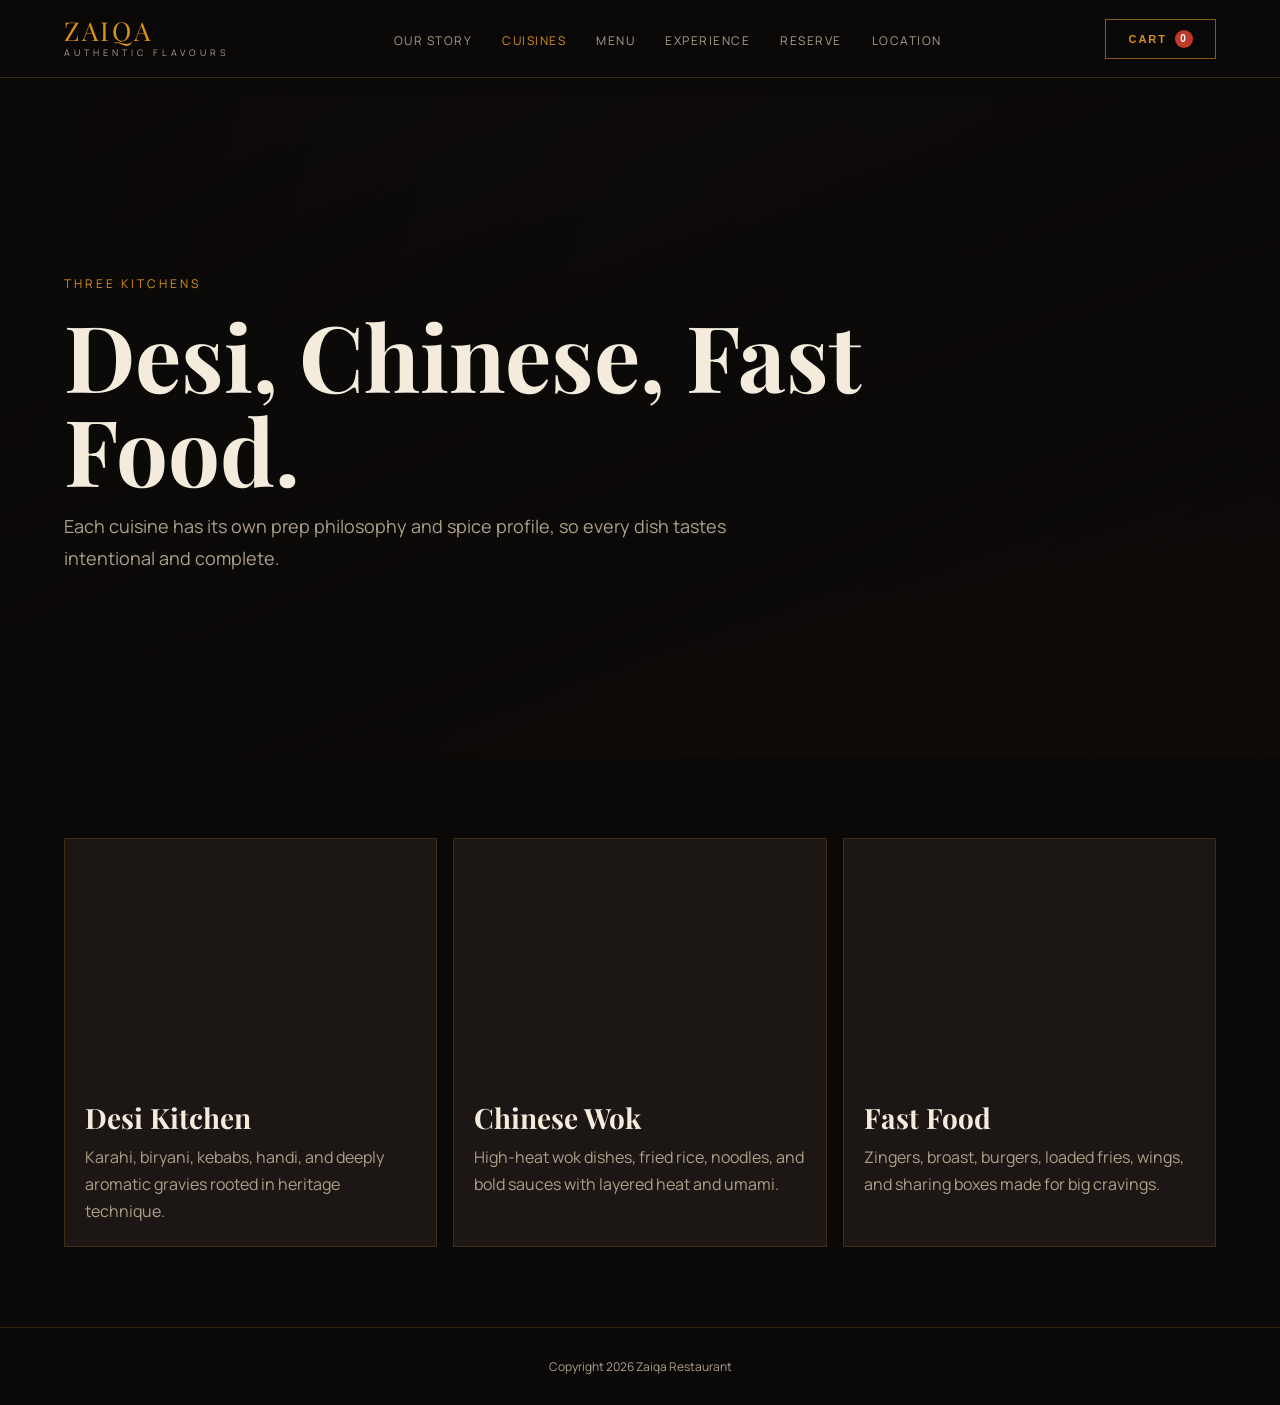
<file: cuisines.html>
<!DOCTYPE html>
<html lang="en">
<head>
<meta charset="UTF-8">
<meta name="viewport" content="width=device-width, initial-scale=1.0">
<title>Cuisines - Zaiqa</title>
<link rel="stylesheet" href="theme.css">
</head>
<body>
<nav id="mainNav">
  <a class="nav-logo-wrap" href="index.html">
    <div class="nav-logo">ZAIQA</div>
    <div class="nav-logo-sub">Authentic Flavours</div>
  </a>
  <button class="nav-toggle" id="navToggle" aria-label="Toggle navigation" aria-expanded="false">☰</button>
  <ul class="nav-links">
    <li><a href="our-story.html">Our Story</a></li>
    <li><a class="active" href="cuisines.html">Cuisines</a></li>
    <li><a href="menu.html">Menu</a></li>
    <li><a href="experience.html">Experience</a></li>
    <li><a href="reserve.html">Reserve</a></li>
    <li><a href="location.html">Location</a></li>
  </ul>
  <div class="nav-right">
    <button class="nav-cart" onclick="goToHomeCart()">
      Cart <span class="cart-count" id="cartCount">0</span>
    </button>
  </div>
</nav>
<main>
  <section class="page-hero">
    <div class="parallax-bg" style="background-image:url('https://images.unsplash.com/photo-1541544741938-0af808871cc0?auto=format&fit=crop&w=1800&q=80')"></div>
    <div class="parallax-layer"></div>
    <div class="hero-inner reveal">
      <div class="eyebrow">Three Kitchens</div>
      <h1>Desi, Chinese, Fast Food.</h1>
      <p class="hero-copy">Each cuisine has its own prep philosophy and spice profile, so every dish tastes intentional and complete.</p>
    </div>
  </section>

  <section class="section">
    <div class="wrap grid-3">
      <article class="card reveal"><div class="card-media" style="background-image:url('https://images.unsplash.com/photo-1589301760014-d929f3979dbc?auto=format&fit=crop&w=1000&q=80')"></div><div class="card-body"><h3>Desi Kitchen</h3><p>Karahi, biryani, kebabs, handi, and deeply aromatic gravies rooted in heritage technique.</p></div></article>
      <article class="card reveal"><div class="card-media" style="background-image:url('https://images.unsplash.com/photo-1569718212165-3a8278d5f624?auto=format&fit=crop&w=1000&q=80')"></div><div class="card-body"><h3>Chinese Wok</h3><p>High-heat wok dishes, fried rice, noodles, and bold sauces with layered heat and umami.</p></div></article>
      <article class="card reveal"><div class="card-media" style="background-image:url('https://images.unsplash.com/photo-1550547660-d9450f859349?auto=format&fit=crop&w=1000&q=80')"></div><div class="card-body"><h3>Fast Food</h3><p>Zingers, broast, burgers, loaded fries, wings, and sharing boxes made for big cravings.</p></div></article>
    </div>
  </section>
</main>
<footer>Copyright 2026 Zaiqa Restaurant</footer>
<script src="theme.js"></script>
</body>
</html>
</file>
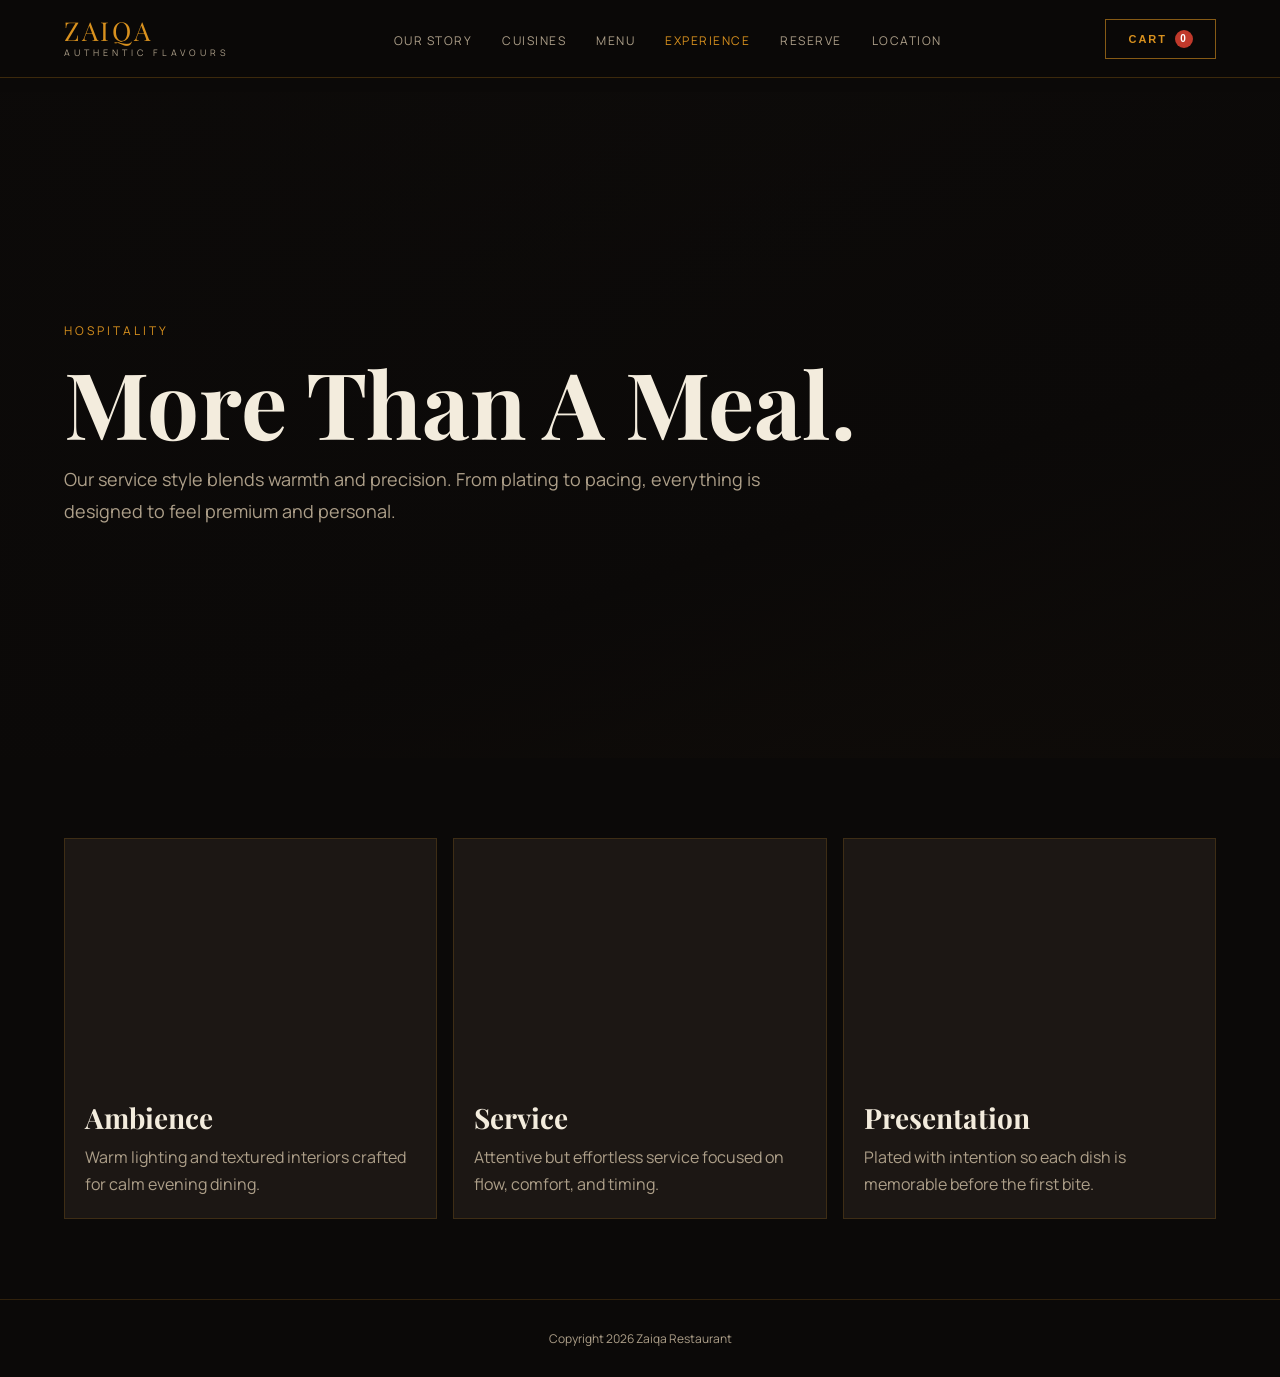
<file: experience.html>
<!DOCTYPE html>
<html lang="en">
<head>
<meta charset="UTF-8">
<meta name="viewport" content="width=device-width, initial-scale=1.0">
<title>Experience - Zaiqa</title>
<link rel="stylesheet" href="theme.css">
</head>
<body>
<nav id="mainNav">
  <a class="nav-logo-wrap" href="index.html">
    <div class="nav-logo">ZAIQA</div>
    <div class="nav-logo-sub">Authentic Flavours</div>
  </a>
  <button class="nav-toggle" id="navToggle" aria-label="Toggle navigation" aria-expanded="false">☰</button>
  <ul class="nav-links">
    <li><a href="our-story.html">Our Story</a></li>
    <li><a href="cuisines.html">Cuisines</a></li>
    <li><a href="menu.html">Menu</a></li>
    <li><a class="active" href="experience.html">Experience</a></li>
    <li><a href="reserve.html">Reserve</a></li>
    <li><a href="location.html">Location</a></li>
  </ul>
  <div class="nav-right">
    <button class="nav-cart" onclick="goToHomeCart()">
      Cart <span class="cart-count" id="cartCount">0</span>
    </button>
  </div>
</nav>
<main>
  <section class="page-hero">
    <div class="parallax-bg" style="background-image:url('https://images.unsplash.com/photo-1550966871-3ed3cdb5ed0c?auto=format&fit=crop&w=1800&q=80')"></div>
    <div class="parallax-layer"></div>
    <div class="hero-inner reveal">
      <div class="eyebrow">Hospitality</div>
      <h1>More Than A Meal.</h1>
      <p class="hero-copy">Our service style blends warmth and precision. From plating to pacing, everything is designed to feel premium and personal.</p>
    </div>
  </section>

  <section class="section">
    <div class="wrap grid-3">
      <article class="card reveal"><div class="card-media" style="background-image:url('https://images.unsplash.com/photo-1528605248644-14dd04022da1?auto=format&fit=crop&w=1000&q=80')"></div><div class="card-body"><h3>Ambience</h3><p>Warm lighting and textured interiors crafted for calm evening dining.</p></div></article>
      <article class="card reveal"><div class="card-media" style="background-image:url('https://images.unsplash.com/photo-1559339352-11d035aa65de?auto=format&fit=crop&w=1000&q=80')"></div><div class="card-body"><h3>Service</h3><p>Attentive but effortless service focused on flow, comfort, and timing.</p></div></article>
      <article class="card reveal"><div class="card-media" style="background-image:url('https://images.unsplash.com/photo-1555244162-803834f70033?auto=format&fit=crop&w=1000&q=80')"></div><div class="card-body"><h3>Presentation</h3><p>Plated with intention so each dish is memorable before the first bite.</p></div></article>
    </div>
  </section>
</main>
<footer>Copyright 2026 Zaiqa Restaurant</footer>
<script src="theme.js"></script>
</body>
</html>
</file>
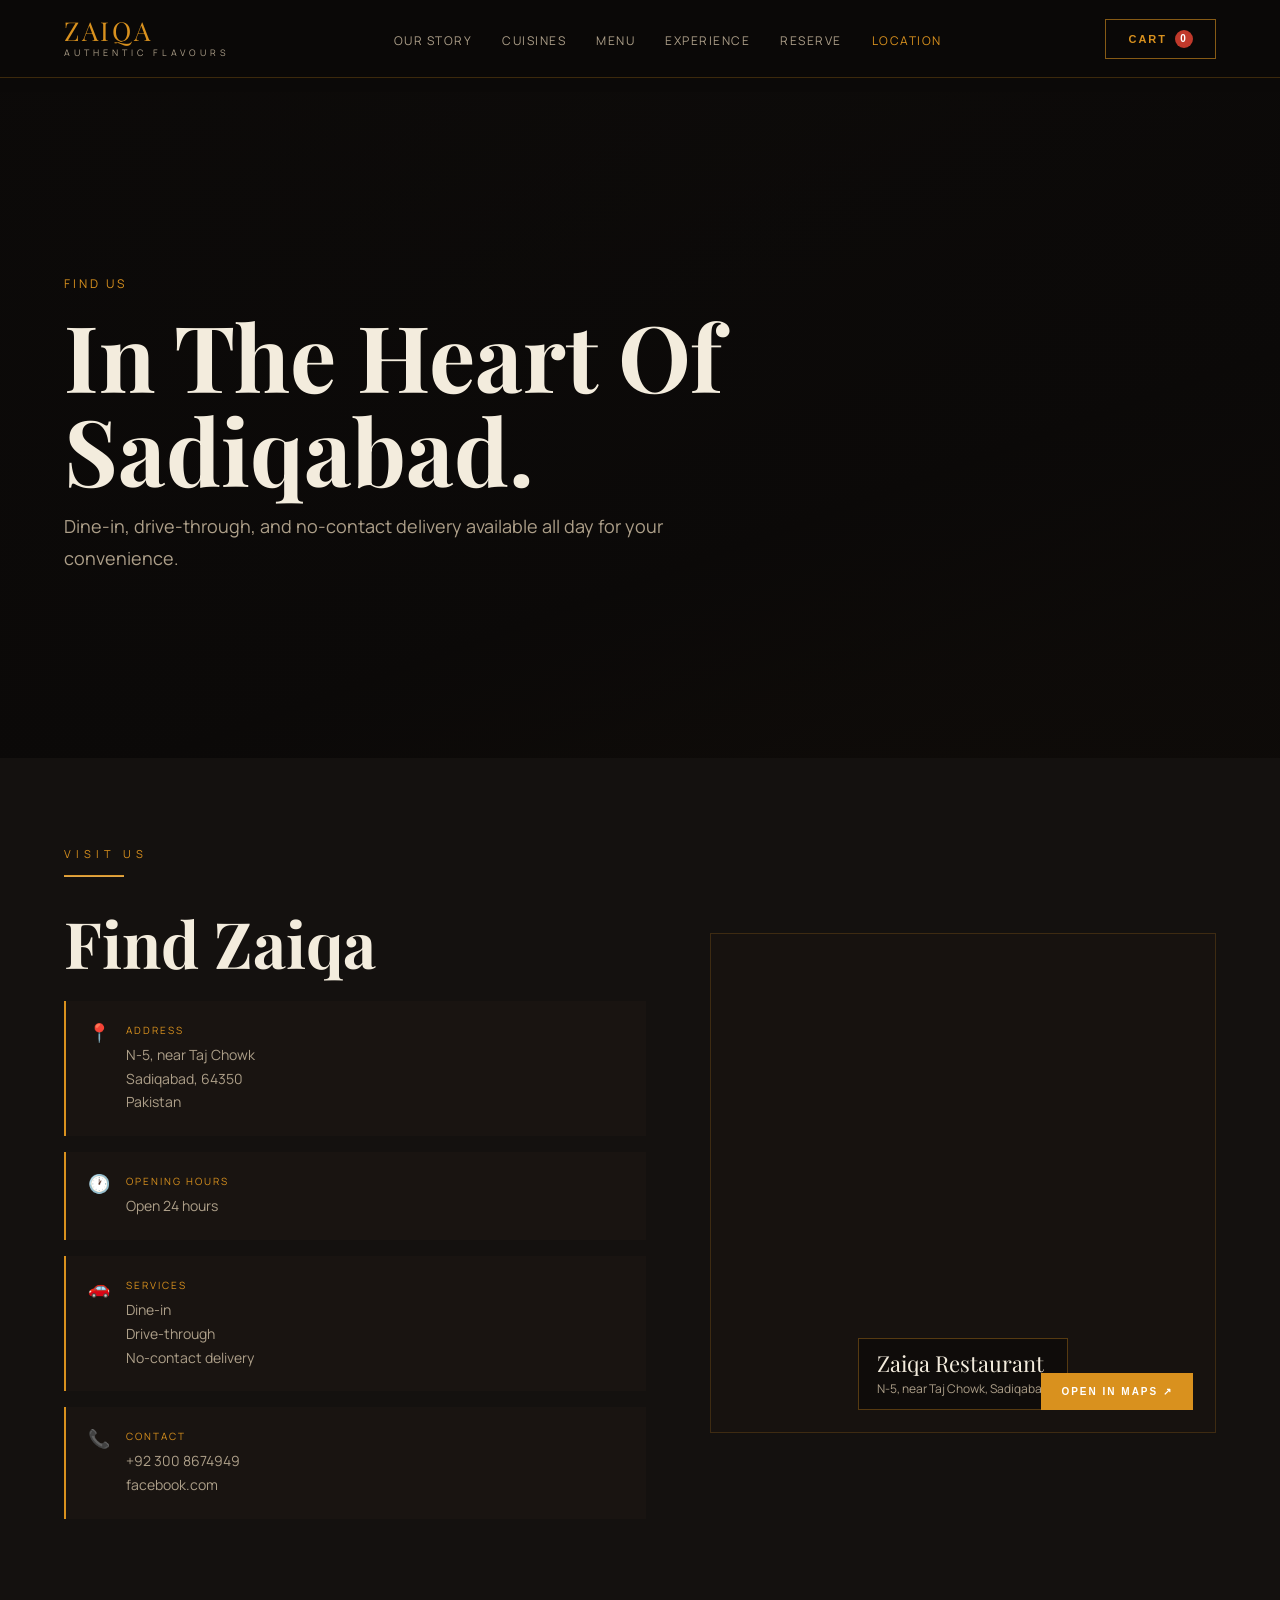
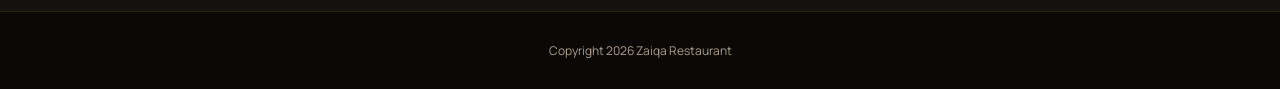
<file: location.html>
<!DOCTYPE html>
<html lang="en">
<head>
<meta charset="UTF-8">
<meta name="viewport" content="width=device-width, initial-scale=1.0">
<title>Location - Zaiqa</title>
<link rel="stylesheet" href="theme.css">
</head>
<body>
<nav id="mainNav">
  <a class="nav-logo-wrap" href="index.html">
    <div class="nav-logo">ZAIQA</div>
    <div class="nav-logo-sub">Authentic Flavours</div>
  </a>
  <button class="nav-toggle" id="navToggle" aria-label="Toggle navigation" aria-expanded="false">☰</button>
  <ul class="nav-links">
    <li><a href="our-story.html">Our Story</a></li>
    <li><a href="cuisines.html">Cuisines</a></li>
    <li><a href="menu.html">Menu</a></li>
    <li><a href="experience.html">Experience</a></li>
    <li><a href="reserve.html">Reserve</a></li>
    <li><a class="active" href="location.html">Location</a></li>
  </ul>
  <div class="nav-right">
    <button class="nav-cart" onclick="goToHomeCart()">
      Cart <span class="cart-count" id="cartCount">0</span>
    </button>
  </div>
</nav>
<main>
  <section class="page-hero">
    <div class="parallax-bg" style="background-image:url('https://images.unsplash.com/photo-1473091534298-04dcbce3278c?auto=format&fit=crop&w=1800&q=80')"></div>
    <div class="parallax-layer"></div>
    <div class="hero-inner reveal">
      <div class="eyebrow">Find Us</div>
      <h1>In The Heart Of Sadiqabad.</h1>
      <p class="hero-copy">Dine-in, drive-through, and no-contact delivery available all day for your convenience.</p>
    </div>
  </section>

  <section class="location-page">
    <div class="loc-inner">
      <div>
        <p class="section-eyebrow reveal">Visit Us</p>
        <div class="section-divider reveal"></div>
        <h1 class="loc-title reveal" style="transition-delay:.1s">Find Zaiqa</h1>
        <div class="loc-details reveal" style="transition-delay:.2s">
          <div class="ld-block">
            <span class="ld-icon">📍</span>
            <div>
              <div class="ld-title">Address</div>
              <div class="ld-text">N-5, near Taj Chowk<br>Sadiqabad, 64350<br>Pakistan</div>
            </div>
          </div>
          <div class="ld-block">
            <span class="ld-icon">🕐</span>
            <div>
              <div class="ld-title">Opening Hours</div>
              <div class="ld-text">Open 24 hours</div>
            </div>
          </div>
          <div class="ld-block">
            <span class="ld-icon">🚗</span>
            <div>
              <div class="ld-title">Services</div>
              <div class="ld-text">Dine-in<br>Drive-through<br>No-contact delivery</div>
            </div>
          </div>
          <div class="ld-block">
            <span class="ld-icon">📞</span>
            <div>
              <div class="ld-title">Contact</div>
              <div class="ld-text">+92 300 8674949<br>facebook.com</div>
            </div>
          </div>
        </div>
      </div>

      <div class="map-box reveal-scale">
        <iframe
          class="map-embed"
          title="Zaiqa Restaurant SDK Map"
          loading="lazy"
          referrerpolicy="no-referrer-when-downgrade"
          src="https://www.google.com/maps?q=Zaiqa+Restaurant+SDK,+N-5+near+Taj+Chowk,+Sadiqabad,+64350,+Pakistan&output=embed">
        </iframe>
        <div class="map-label">
          <div class="map-label-text">
            <div class="map-label-name">Zaiqa Restaurant</div>
            <div class="map-label-addr">N-5, near Taj Chowk, Sadiqabad</div>
          </div>
        </div>
        <button class="btn-map-open" onclick="window.open('https://maps.google.com/?q=Zaiqa+Restaurant+SDK,+N-5+near+Taj+Chowk,+Sadiqabad,+64350,+Pakistan','_blank')">Open in Maps ↗</button>
      </div>
    </div>
  </section>
</main>
<footer>Copyright 2026 Zaiqa Restaurant</footer>
<script src="theme.js"></script>
</body>
</html>
</file>
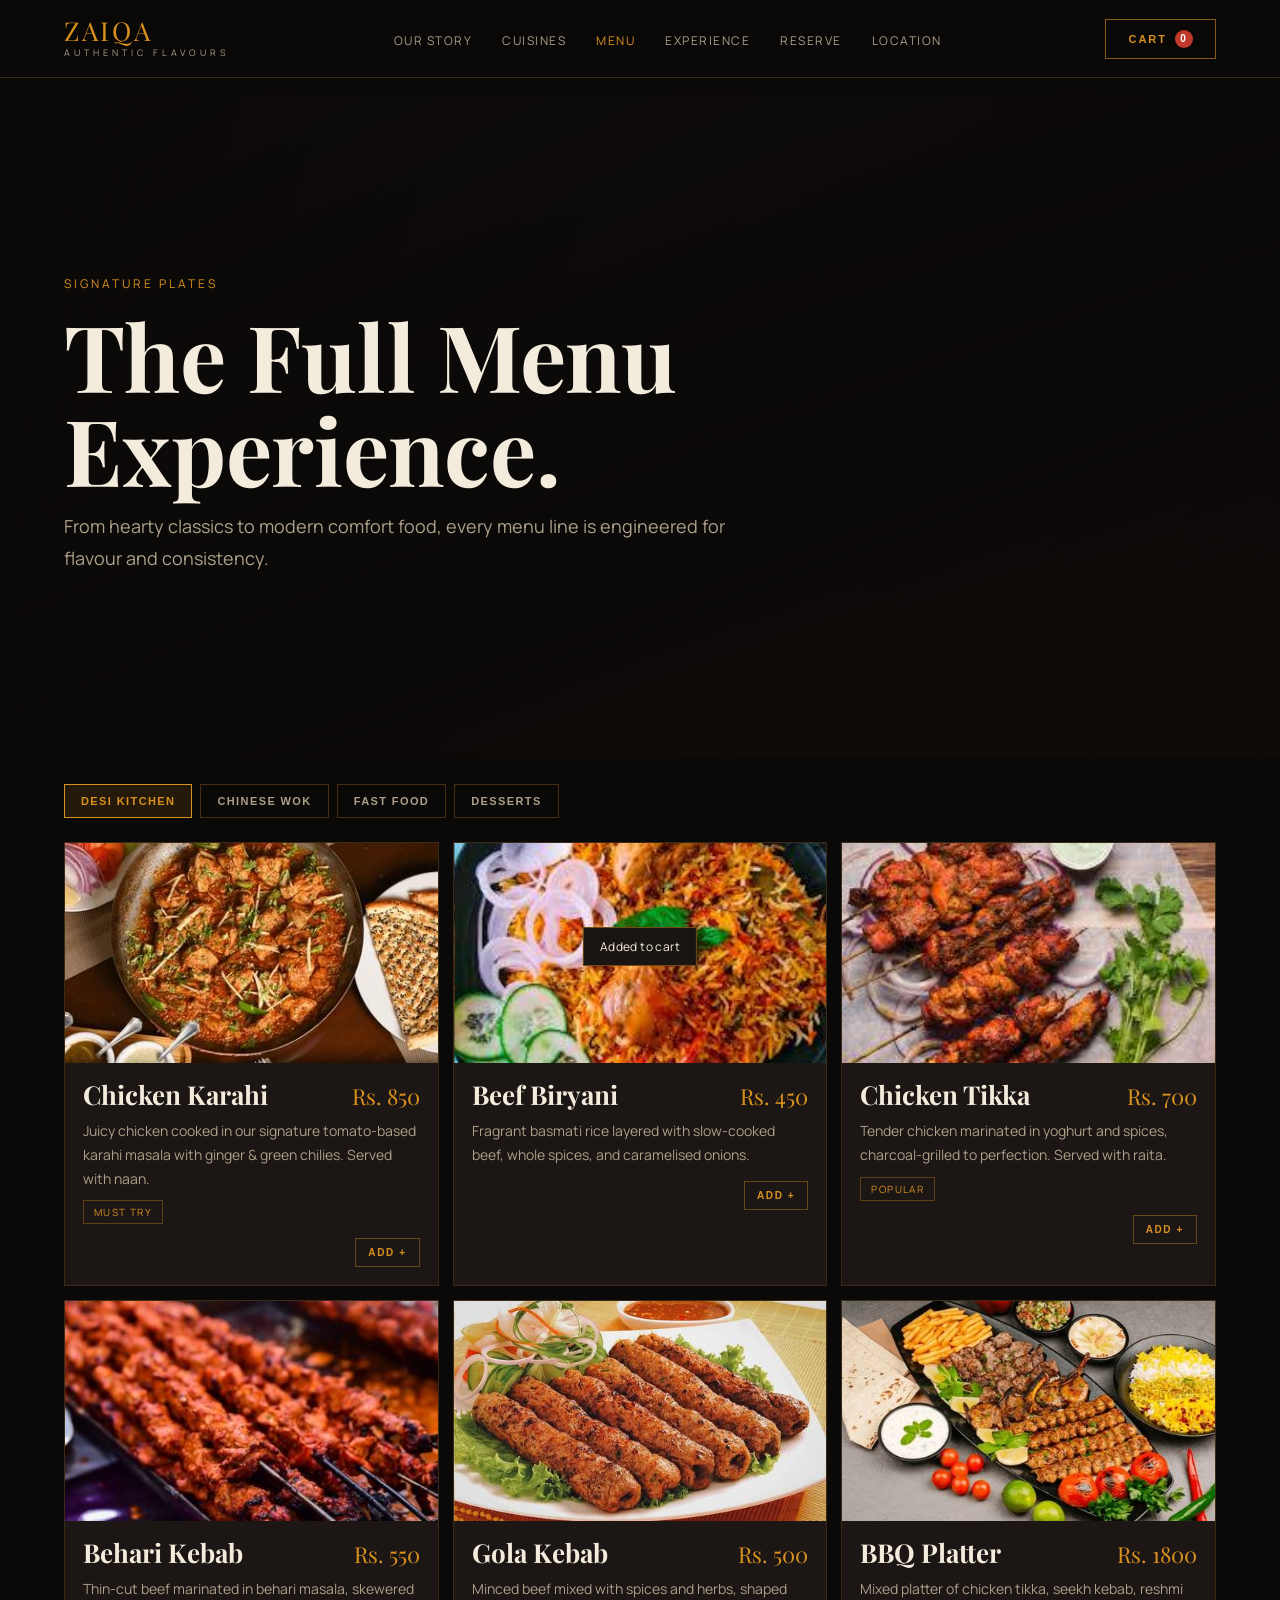
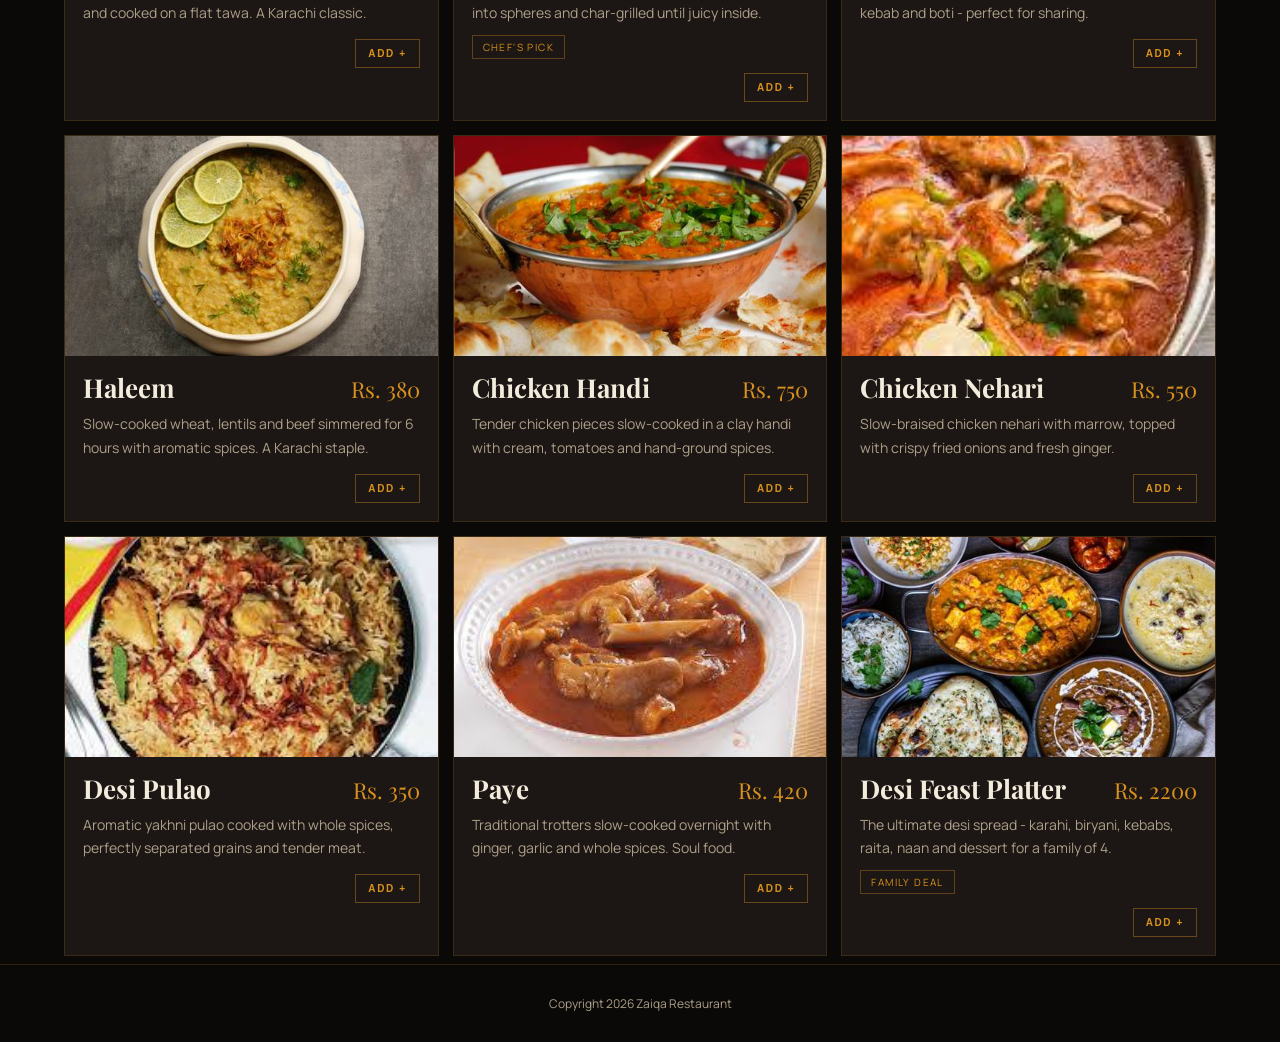
<file: menu.html>
<!DOCTYPE html>
<html lang="en">
<head>
<meta charset="UTF-8">
<meta name="viewport" content="width=device-width, initial-scale=1.0">
<title>Menu - Zaiqa</title>
<link rel="stylesheet" href="theme.css">
<style>
.menu-head{padding:26px 5% 8px}
.menu-wrap{max-width:1220px;margin:0 auto}
.menu-filters{display:flex;flex-wrap:wrap;gap:8px;padding:0 0 24px}
.filter-btn{background:transparent;border:1px solid rgba(217,145,30,.28);color:var(--muted);padding:10px 16px;letter-spacing:1.4px;text-transform:uppercase;font-size:11px;cursor:pointer;transition:.25s}
.filter-btn:hover,.filter-btn.active{border-color:var(--gold);color:var(--gold);background:rgba(217,145,30,.12)}
.menu-grid{display:grid;grid-template-columns:repeat(3,1fr);gap:14px}
.menu-card{background:var(--card);border:1px solid rgba(217,145,30,.16);overflow:hidden;transition:transform .25s}
.menu-card:hover{transform:translateY(-4px)}
.menu-card-img{height:220px;background-size:cover;background-position:center}
.menu-card-body{padding:18px}
.menu-card-top{display:flex;justify-content:space-between;gap:10px;align-items:flex-start;margin-bottom:8px}
.menu-card h3{font-family:var(--serif);font-size:26px;line-height:1.1}
.price{font-family:var(--serif);color:var(--gold);font-size:22px;white-space:nowrap}
.menu-card p{color:var(--muted);line-height:1.7;font-size:14px}
.badge{display:inline-block;margin-top:10px;border:1px solid rgba(217,145,30,.35);padding:4px 10px;font-size:10px;letter-spacing:1.4px;color:var(--gold);text-transform:uppercase}
.menu-card-actions{display:flex;justify-content:space-between;align-items:center;gap:10px;margin-top:14px}
.add-btn{background:transparent;border:1px solid rgba(217,145,30,.4);color:var(--gold);padding:8px 12px;font-size:10px;letter-spacing:1.6px;text-transform:uppercase;cursor:pointer;transition:.22s}
.add-btn:hover{background:rgba(217,145,30,.12);border-color:var(--gold-soft)}
.menu-toast{position:fixed;left:50%;bottom:24px;transform:translateX(-50%) translateY(90px);background:#1a1512;border:1px solid rgba(217,145,30,.45);color:var(--text);padding:10px 16px;font-size:12px;letter-spacing:.4px;z-index:200;transition:transform .3s}
.menu-toast.show{transform:translateX(-50%) translateY(0)}
@media (max-width:1020px){.menu-grid{grid-template-columns:1fr 1fr}}
@media (max-width:700px){.menu-grid{grid-template-columns:1fr}.menu-card-img{height:200px}}
</style>
</head>
<body>
<nav id="mainNav">
  <a class="nav-logo-wrap" href="index.html">
    <div class="nav-logo">ZAIQA</div>
    <div class="nav-logo-sub">Authentic Flavours</div>
  </a>
  <button class="nav-toggle" id="navToggle" aria-label="Toggle navigation" aria-expanded="false">☰</button>
  <ul class="nav-links">
    <li><a href="our-story.html">Our Story</a></li>
    <li><a href="cuisines.html">Cuisines</a></li>
    <li><a class="active" href="menu.html">Menu</a></li>
    <li><a href="experience.html">Experience</a></li>
    <li><a href="reserve.html">Reserve</a></li>
    <li><a href="location.html">Location</a></li>
  </ul>
  <div class="nav-right">
    <button class="nav-cart" onclick="goToHomeCart()">
      Cart <span class="cart-count" id="cartCount">0</span>
    </button>
  </div>
</nav>
<main>
  <section class="page-hero">
    <div class="parallax-bg" style="background-image:url('https://images.unsplash.com/photo-1515003197210-e0cd71810b5f?auto=format&fit=crop&w=1800&q=80')"></div>
    <div class="parallax-layer"></div>
    <div class="hero-inner reveal">
      <div class="eyebrow">Signature Plates</div>
      <h1>The Full Menu Experience.</h1>
      <p class="hero-copy">From hearty classics to modern comfort food, every menu line is engineered for flavour and consistency.</p>
    </div>
  </section>

  <section class="menu-head">
    <div class="menu-wrap">
      <div class="menu-filters" id="menuFilters"></div>
      <div class="menu-grid" id="menuGrid"></div>
    </div>
  </section>
</main>
<footer>Copyright 2026 Zaiqa Restaurant</footer>
<div class="menu-toast" id="menuToast">Added to cart</div>
<script src="provided-images.js"></script>
<script src="theme.js"></script>
<script>
const MENU = {
  desi: [
    {id:1,name:"Chicken Karahi",price:850,img:"chicken_karahi",desc:"Juicy chicken cooked in our signature tomato-based karahi masala with ginger & green chilies. Served with naan.",tags:["Signature","Spicy","Must Try"],badge:"Must Try"},
    {id:2,name:"Beef Biryani",price:450,img:"biryani",desc:"Fragrant basmati rice layered with slow-cooked beef, whole spices, and caramelised onions.",tags:["Classic","Spicy","Rice"]},
    {id:3,name:"Chicken Tikka",price:700,img:"chicken_tikka",desc:"Tender chicken marinated in yoghurt and spices, charcoal-grilled to perfection. Served with raita.",tags:["Grill","Charcoal","Popular"],badge:"Popular"},
    {id:4,name:"Behari Kebab",price:550,img:"behari_kebab",desc:"Thin-cut beef marinated in behari masala, skewered and cooked on a flat tawa. A Karachi classic.",tags:["Beef","Tawa","Classic"]},
    {id:5,name:"Gola Kebab",price:500,img:"gola_kebab",desc:"Minced beef mixed with spices and herbs, shaped into spheres and char-grilled until juicy inside.",tags:["Beef","Grilled","Juicy"],badge:"Chef's Pick"},
    {id:6,name:"BBQ Platter",price:1800,img:"bbq",desc:"Mixed platter of chicken tikka, seekh kebab, reshmi kebab and boti - perfect for sharing.",tags:["Platter","Grill","Sharing"]},
    {id:7,name:"Haleem",price:380,img:"haleem",desc:"Slow-cooked wheat, lentils and beef simmered for 6 hours with aromatic spices. A Karachi staple.",tags:["Slow Cooked","Winter Special","Comfort"]},
    {id:8,name:"Chicken Handi",price:750,img:"handi",desc:"Tender chicken pieces slow-cooked in a clay handi with cream, tomatoes and hand-ground spices.",tags:["Creamy","Handi","Desi"]},
    {id:9,name:"Chicken Nehari",price:550,img:"chicken_nehari",desc:"Slow-braised chicken nehari with marrow, topped with crispy fried onions and fresh ginger.",tags:["Breakfast","Slow Cooked","Rich"]},
    {id:10,name:"Desi Pulao",price:350,img:"pulao",desc:"Aromatic yakhni pulao cooked with whole spices, perfectly separated grains and tender meat.",tags:["Rice","Aromatic","Light"]},
    {id:11,name:"Paye",price:420,img:"paye",desc:"Traditional trotters slow-cooked overnight with ginger, garlic and whole spices. Soul food.",tags:["Traditional","Overnight","Hearty"]},
    {id:12,name:"Desi Feast Platter",price:2200,img:"desi_food",desc:"The ultimate desi spread - karahi, biryani, kebabs, raita, naan and dessert for a family of 4.",tags:["Family","Platter","Special"],badge:"Family Deal"}
  ],
  chinese: [
    {id:13,name:"Chicken Chilli Dry",price:620,img:"chicken_chilli",desc:"Crispy fried chicken tossed in a fiery chilli sauce with bell peppers and spring onion.",tags:["Dry","Spicy","Crispy"],badge:"Bestseller"},
    {id:14,name:"Beef Chilli Dry",price:700,img:"beef_chilli",desc:"Tender strips of beef wok-tossed in dark soy, chilli sauce, capsicum and red onion.",tags:["Beef","Wok","Spicy"]},
    {id:15,name:"Chicken Manchurian",price:580,img:"chicken_manchurian",desc:"Golden fried chicken in our house manchurian gravy - tangy, savoury and utterly addictive.",tags:["Gravy","Chinese","Popular"],badge:"Popular"},
    {id:16,name:"Chinese Fried Rice",price:380,img:"chinese_manchurian",desc:"Wok-fried basmati rice with eggs, vegetables, and our signature Chinese seasoning.",tags:["Rice","Wok","Light"]},
    {id:17,name:"Beef Noodle Bowl",price:650,img:"beef_noodle",desc:"Rich beef broth with thick noodles, kale, kimchi, shiitake mushrooms and crispy beef.",tags:["Noodles","Broth","Hearty"]},
    {id:18,name:"Chow Mein",price:420,img:"chowmein",desc:"Stir-fried egg noodles with shredded chicken, vegetables and a hint of sesame oil.",tags:["Noodles","Quick","Classic"]},
    {id:19,name:"Schezwan Chicken",price:640,img:"schezwan",desc:"Fiery Schezwan-style chicken with fried rice - bold, numbing heat with complex flavours.",tags:["Schezwan","Hot","Signature"],badge:"Spicy"},
    {id:20,name:"Hot & Sour Soup",price:280,img:"hot_soup",desc:"Classic Chinese hot & sour soup with egg drops, tofu, mushrooms and rice vinegar.",tags:["Soup","Starter","Hot"]},
    {id:21,name:"Chicken Hotpot",price:950,img:"hotpot",desc:"Simmering hotpot with chicken, tofu, bok choy, mushrooms and your choice of dipping sauces.",tags:["Hotpot","Sharing","Warm"]},
    {id:22,name:"Mixed Hotpot",price:1100,img:"hotpot2",desc:"The full hotpot experience - beef, chicken, vegetables, noodles in a bubbling fragrant broth.",tags:["Hotpot","Sharing","Premium"],badge:"Must Try"}
  ],
  fastfood: [
    {id:23,name:"Beef Burger",price:380,img:"beef_burger",desc:"Double beef patty with crispy lettuce, tomato, cheese, pickles and our house sauce. Served with fries.",tags:["Beef","Double Patty","Fries"],badge:"Bestseller"},
    {id:24,name:"Zinger Burger",price:350,img:"zinger",desc:"Crispy spiced chicken fillet with coleslaw, mayo and pickles in a toasted sesame bun.",tags:["Chicken","Crispy","Spicy"]},
    {id:25,name:"Broast",price:320,img:"broast",desc:"Pressure-fried golden crispy broast chicken - juicy inside, impossibly crunchy outside.",tags:["Fried","Crispy","Classic"]},
    {id:26,name:"Chicken Wings",price:450,img:"wings",desc:"8-piece crispy wings tossed in buffalo, BBQ or Schezwan sauce of your choice.",tags:["Wings","8pcs","Sauce Choice"]},
    {id:27,name:"Club Sandwich",price:320,img:"sandwich",desc:"Triple-decker club sandwich with chicken, turkey, lettuce, tomato and mayo on toasted bread.",tags:["Sandwich","Light","Grilled"]},
    {id:28,name:"Lava Pizza",price:680,img:"pizza",desc:"Cheese-stuffed crust pizza loaded with chicken, capsicum and our signature tomato base. Oozing molten cheese.",tags:["Pizza","Cheese Pull","Sharing"],badge:"New"}
  ],
  desserts: [
    {id:29,name:"Chocolate Bomb",price:420,img:"dessert3",desc:"Molten chocolate sphere with a vanilla cream centre. Pour hot caramel to watch it melt open.",tags:["Chocolate","Theatrical","Hot"],badge:"Viral"},
    {id:30,name:"Tiramisu",price:380,img:"dessert2",desc:"Classic Italian tiramisu with mascarpone, espresso-soaked ladyfingers and cocoa dusting.",tags:["Italian","Cold","Coffee"]},
    {id:31,name:"Panna Cotta",price:350,img:"panna_cotta",desc:"Silky vanilla panna cotta topped with fresh berries and a light berry coulis.",tags:["Light","Italian","Cold"]},
    {id:32,name:"Brulee Surprise",price:400,img:"dessert4",desc:"Caramelised custard blocks with a cherry reduction - an elegant reimagining of a classic.",tags:["Caramel","Plated","Elegant"]},
    {id:33,name:"Meringue Dome",price:450,img:"dessert5",desc:"Toasted meringue dome over mango sorbet, coconut shavings and caramel drizzle.",tags:["Mango","Meringue","Tropical"],badge:"Chef's Pick"},
    {id:34,name:"Mango Panna Cotta",price:390,img:"dessert6",desc:"Layered coconut panna cotta with mango gelee, fresh mint and coconut flakes.",tags:["Mango","Tropical","Light"]}
  ]
};

const IMG_URLS = {
  chicken_karahi:'https://images.unsplash.com/photo-1604908176997-125f25cc6f3d?auto=format&fit=crop&w=1400&q=80',
  biryani:'https://images.unsplash.com/photo-1631515243349-e0cb75fb8d3a?auto=format&fit=crop&w=1400&q=80',
  chicken_tikka:'https://images.unsplash.com/photo-1542367592-8849eb950fd8?auto=format&fit=crop&w=1400&q=80',
  behari_kebab:'https://images.unsplash.com/photo-1529692236671-f1dc64e7f65c?auto=format&fit=crop&w=1400&q=80',
  gola_kebab:'https://images.unsplash.com/photo-1555939594-58d7cb561ad1?auto=format&fit=crop&w=1400&q=80',
  bbq:'https://images.unsplash.com/photo-1529193591184-b1d58069ecdd?auto=format&fit=crop&w=1400&q=80',
  haleem:'https://images.unsplash.com/photo-1603894584373-5ac82b2ae398?auto=format&fit=crop&w=1400&q=80',
  handi:'https://images.unsplash.com/photo-1565557623262-b51c2513a641?auto=format&fit=crop&w=1400&q=80',
  chicken_nehari:'https://images.unsplash.com/photo-1601050690597-df0568f70950?auto=format&fit=crop&w=1400&q=80',
  pulao:'https://images.unsplash.com/photo-1512058564366-18510be2db19?auto=format&fit=crop&w=1400&q=80',
  paye:'https://images.unsplash.com/photo-1544025162-d76694265947?auto=format&fit=crop&w=1400&q=80',
  desi_food:'https://images.unsplash.com/photo-1526318896980-cf78c088247c?auto=format&fit=crop&w=1400&q=80',
  chicken_chilli:'https://images.unsplash.com/photo-1565299624946-b28f40a0ae38?auto=format&fit=crop&w=1400&q=80',
  beef_chilli:'https://images.unsplash.com/photo-1603360946369-dc9bb6258143?auto=format&fit=crop&w=1400&q=80',
  chicken_manchurian:'https://images.unsplash.com/photo-1585032226651-759b368d7246?auto=format&fit=crop&w=1400&q=80',
  chinese_manchurian:'https://images.unsplash.com/photo-1589302168068-964664d93dc0?auto=format&fit=crop&w=1400&q=80',
  beef_noodle:'https://images.unsplash.com/photo-1617093727343-374698b1b08d?auto=format&fit=crop&w=1400&q=80',
  chowmein:'https://images.unsplash.com/photo-1612929633738-8fe44f7ec841?auto=format&fit=crop&w=1400&q=80',
  schezwan:'https://images.unsplash.com/photo-1512058564366-18510be2db19?auto=format&fit=crop&w=1400&q=80',
  hot_soup:'https://images.unsplash.com/photo-1547592166-23ac45744acd?auto=format&fit=crop&w=1400&q=80',
  hotpot:'https://images.unsplash.com/photo-1547592180-85f173990554?auto=format&fit=crop&w=1400&q=80',
  hotpot2:'https://images.unsplash.com/photo-1574484284002-952d92456975?auto=format&fit=crop&w=1400&q=80',
  beef_burger:'https://images.unsplash.com/photo-1568901346375-23c9450c58cd?auto=format&fit=crop&w=1400&q=80',
  zinger:'https://images.unsplash.com/photo-1606755962773-d324e9a13086?auto=format&fit=crop&w=1400&q=80',
  broast:'https://images.unsplash.com/photo-1562967916-eb82221dfb92?auto=format&fit=crop&w=1400&q=80',
  wings:'https://images.unsplash.com/photo-1567620905732-2d1ec7ab7445?auto=format&fit=crop&w=1400&q=80',
  sandwich:'https://images.unsplash.com/photo-1528735602780-2552fd46c7af?auto=format&fit=crop&w=1400&q=80',
  pizza:'https://images.unsplash.com/photo-1513104890138-7c749659a591?auto=format&fit=crop&w=1400&q=80',
  dessert3:'https://images.unsplash.com/photo-1488477181946-6428a0291777?auto=format&fit=crop&w=1400&q=80',
  dessert2:'https://images.unsplash.com/photo-1571877227200-a0d98ea607e9?auto=format&fit=crop&w=1400&q=80',
  panna_cotta:'https://images.unsplash.com/photo-1464306076886-da185f6a9d05?auto=format&fit=crop&w=1400&q=80',
  dessert4:'https://images.unsplash.com/photo-1551024601-bec78aea704b?auto=format&fit=crop&w=1400&q=80',
  dessert5:'https://images.unsplash.com/photo-1488477304112-4944851de03d?auto=format&fit=crop&w=1400&q=80',
  dessert6:'https://images.unsplash.com/photo-1563729784474-d77dbb933a9e?auto=format&fit=crop&w=1400&q=80'
};

const labels={desi:'Desi Kitchen',chinese:'Chinese Wok',fastfood:'Fast Food',desserts:'Desserts'};
let active='desi';
const PROVIDED_IMGS = window.PROVIDED_IMGS || {};
const CART_KEY = 'zaiqa_cart';

const params = new URLSearchParams(window.location.search);
const catFromQuery = params.get('cat');
const catFromHash = window.location.hash.startsWith('#cat=') ? window.location.hash.replace('#cat=','') : '';
if (MENU[catFromQuery]) active = catFromQuery;
else if (MENU[catFromHash]) active = catFromHash;

function renderFilters(){
  const host=document.getElementById('menuFilters');
  host.innerHTML=Object.keys(MENU).map(k=>`<button class="filter-btn ${k===active?'active':''}" onclick="setCat('${k}')">${labels[k]}</button>`).join('');
}

function renderCards(){
  const host=document.getElementById('menuGrid');
  host.innerHTML=MENU[active].map(item=>`
    <article class="menu-card reveal">
      <div class="menu-card-img" style="background-image:url('${getDishImage(item.img)}')"></div>
      <div class="menu-card-body">
        <div class="menu-card-top">
          <h3>${item.name}</h3>
          <span class="price">Rs. ${item.price}</span>
        </div>
        <p>${item.desc}</p>
        ${item.badge?`<span class="badge">${item.badge}</span>`:''}
        <div class="menu-card-actions">
          <span></span>
          <button class="add-btn" onclick="quickAdd(${item.id})">Add +</button>
        </div>
      </div>
    </article>`).join('');
  document.querySelectorAll('.menu-card.reveal').forEach((el,i)=>setTimeout(()=>el.classList.add('visible'),i*80));
}

function setCat(cat){ active=cat; renderFilters(); renderCards(); }

function getDishImage(key){
  return PROVIDED_IMGS[key] || IMG_URLS[key] || '';
}

function getAllItems(){ return Object.values(MENU).flat(); }
function getItem(id){ return getAllItems().find(x=>x.id===id); }
function loadCart(){
  try{return JSON.parse(localStorage.getItem(CART_KEY)||'[]');}
  catch{return []}
}
function saveCart(cart){ localStorage.setItem(CART_KEY, JSON.stringify(cart)); }
function updateCartCount(){
  const cart = loadCart();
  const qty = cart.reduce((sum, it)=>sum + it.qty, 0);
  const el = document.getElementById('cartCount');
  if(el) el.textContent = qty;
}
function showToast(msg){
  const t = document.getElementById('menuToast');
  if(!t) return;
  t.textContent = msg;
  t.classList.add('show');
  setTimeout(()=>t.classList.remove('show'), 1200);
}
function quickAdd(id){
  const item = getItem(id);
  if(!item) return;
  const cart = loadCart();
  const existing = cart.find(x=>x.id===id);
  if(existing) existing.qty += 1;
  else cart.push({id:item.id,name:item.name,price:item.price,img:item.img,qty:1});
  saveCart(cart);
  updateCartCount();
  showToast(`${item.name} added to cart`);
}
function goToHomeCart(){ window.location.href = 'index.html?openCart=1'; }

async function loadProvidedImages(){
  return Promise.resolve();
}

async function initMenu(){
  renderFilters();
  await loadProvidedImages();
  renderCards();
  updateCartCount();
}

initMenu();
</script>
</body>
</html>
</file>
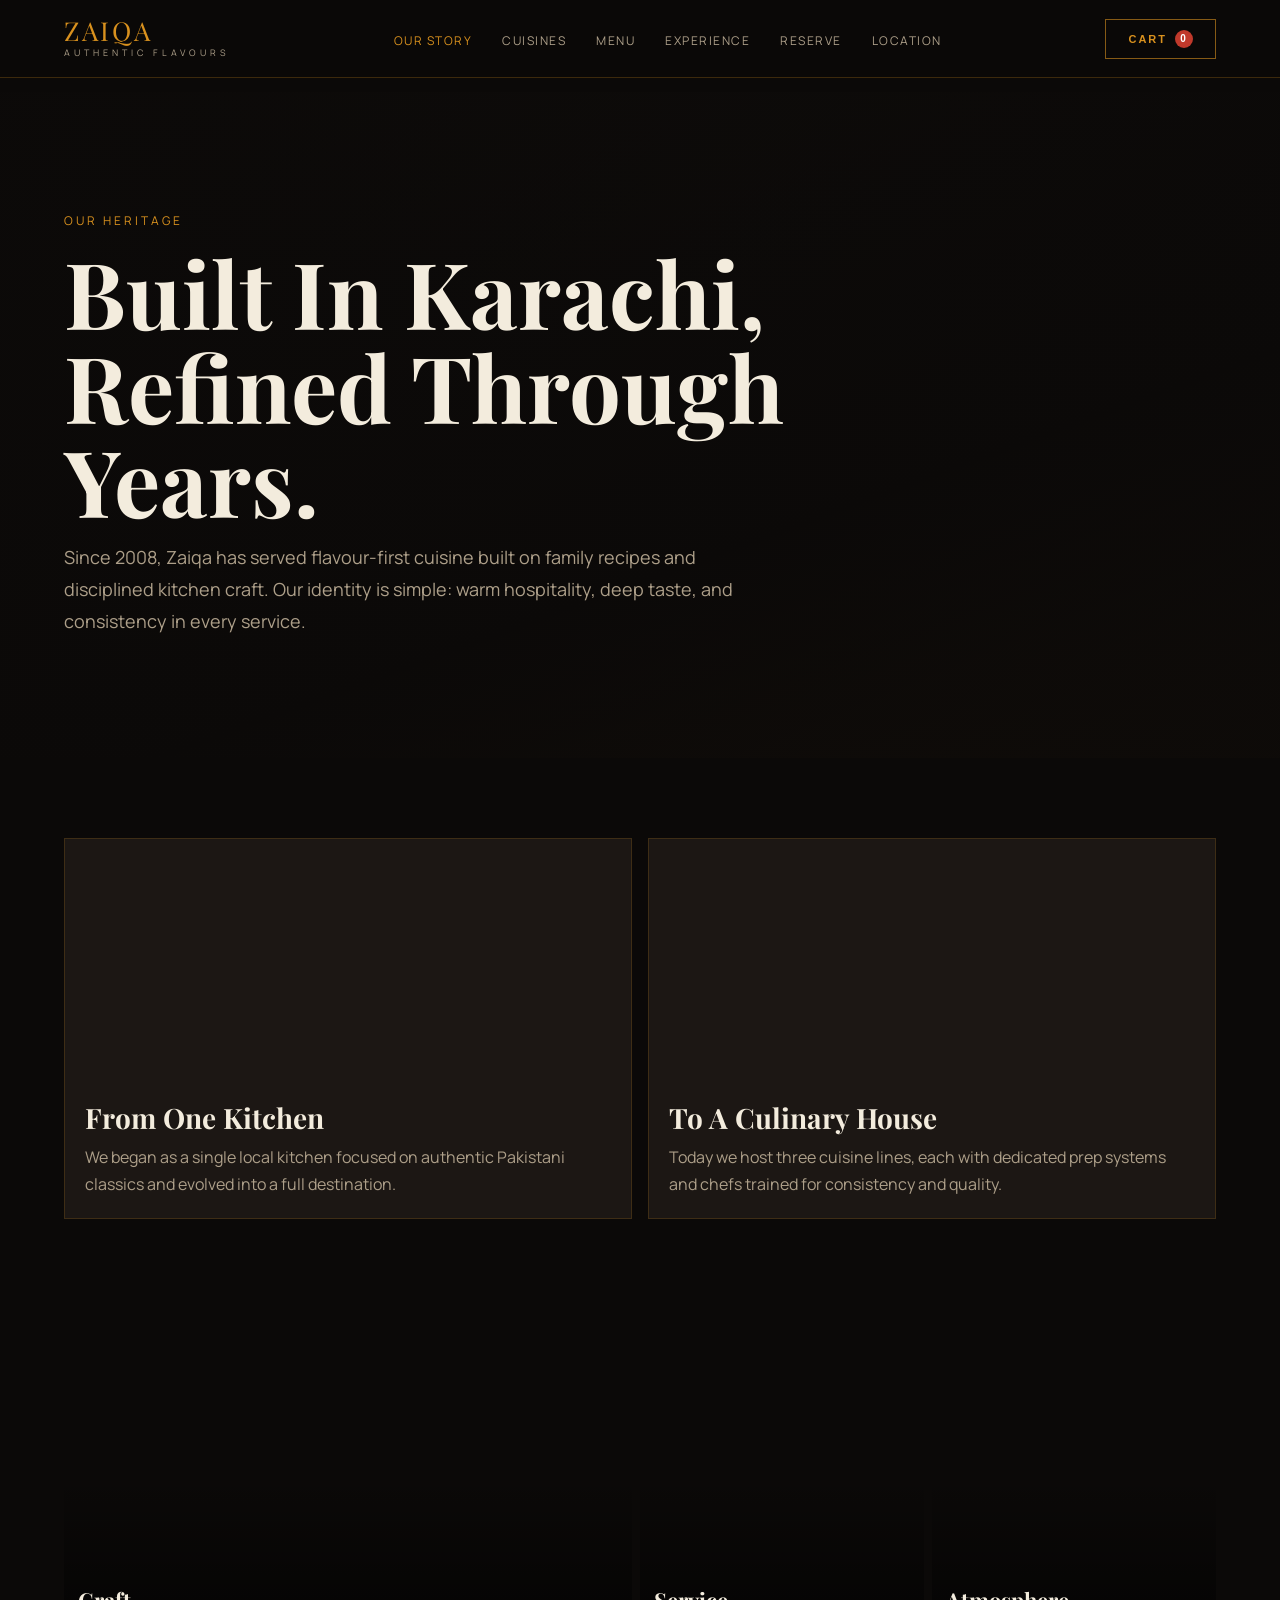
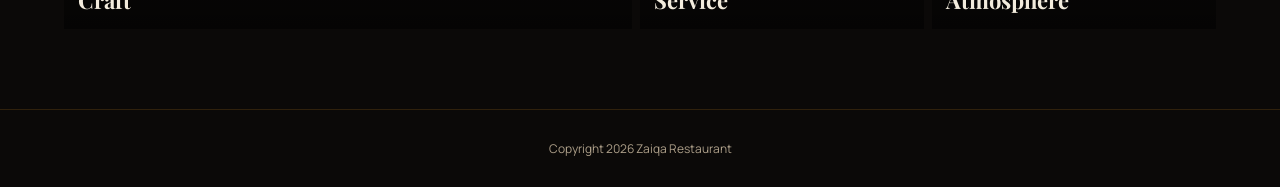
<file: our-story.html>
<!DOCTYPE html>
<html lang="en">
<head>
<meta charset="UTF-8">
<meta name="viewport" content="width=device-width, initial-scale=1.0">
<title>Our Story - Zaiqa</title>
<link rel="stylesheet" href="theme.css">
</head>
<body>
<nav id="mainNav">
  <a class="nav-logo-wrap" href="index.html">
    <div class="nav-logo">ZAIQA</div>
    <div class="nav-logo-sub">Authentic Flavours</div>
  </a>
  <button class="nav-toggle" id="navToggle" aria-label="Toggle navigation" aria-expanded="false">☰</button>
  <ul class="nav-links">
    <li><a class="active" href="our-story.html">Our Story</a></li>
    <li><a href="cuisines.html">Cuisines</a></li>
    <li><a href="menu.html">Menu</a></li>
    <li><a href="experience.html">Experience</a></li>
    <li><a href="reserve.html">Reserve</a></li>
    <li><a href="location.html">Location</a></li>
  </ul>
  <div class="nav-right">
    <button class="nav-cart" onclick="goToHomeCart()">
      Cart <span class="cart-count" id="cartCount">0</span>
    </button>
  </div>
</nav>
<main>
  <section class="page-hero">
    <div class="parallax-bg" style="background-image:url('https://images.unsplash.com/photo-1414235077428-338989a2e8c0?auto=format&fit=crop&w=1800&q=80')"></div>
    <div class="parallax-layer"></div>
    <div class="hero-inner reveal">
      <div class="eyebrow">Our Heritage</div>
      <h1>Built In Karachi, Refined Through Years.</h1>
      <p class="hero-copy">Since 2008, Zaiqa has served flavour-first cuisine built on family recipes and disciplined kitchen craft. Our identity is simple: warm hospitality, deep taste, and consistency in every service.</p>
    </div>
  </section>

  <section class="section">
    <div class="wrap grid-2">
      <article class="card reveal-left">
        <div class="card-media" style="background-image:url('https://images.unsplash.com/photo-1544148103-0773bf10d330?auto=format&fit=crop&w=1200&q=80')"></div>
        <div class="card-body"><h3>From One Kitchen</h3><p>We began as a single local kitchen focused on authentic Pakistani classics and evolved into a full destination.</p></div>
      </article>
      <article class="card reveal-right">
        <div class="card-media" style="background-image:url('https://images.unsplash.com/photo-1559339352-11d035aa65de?auto=format&fit=crop&w=1200&q=80')"></div>
        <div class="card-body"><h3>To A Culinary House</h3><p>Today we host three cuisine lines, each with dedicated prep systems and chefs trained for consistency and quality.</p></div>
      </article>
    </div>
  </section>

  <section class="section">
    <div class="wrap gallery reveal">
      <div class="tile" style="background-image:url('https://images.unsplash.com/photo-1600891964092-4316c288032e?auto=format&fit=crop&w=1300&q=80')"><b>Craft</b></div>
      <div class="tile" style="background-image:url('https://images.unsplash.com/photo-1605522561233-768ad7a8fabf?auto=format&fit=crop&w=900&q=80')"><b>Service</b></div>
      <div class="tile" style="background-image:url('https://images.unsplash.com/photo-1517248135467-4c7edcad34c4?auto=format&fit=crop&w=900&q=80')"><b>Atmosphere</b></div>
    </div>
  </section>
</main>
<footer>Copyright 2026 Zaiqa Restaurant</footer>
<script src="theme.js"></script>
</body>
</html>
</file>
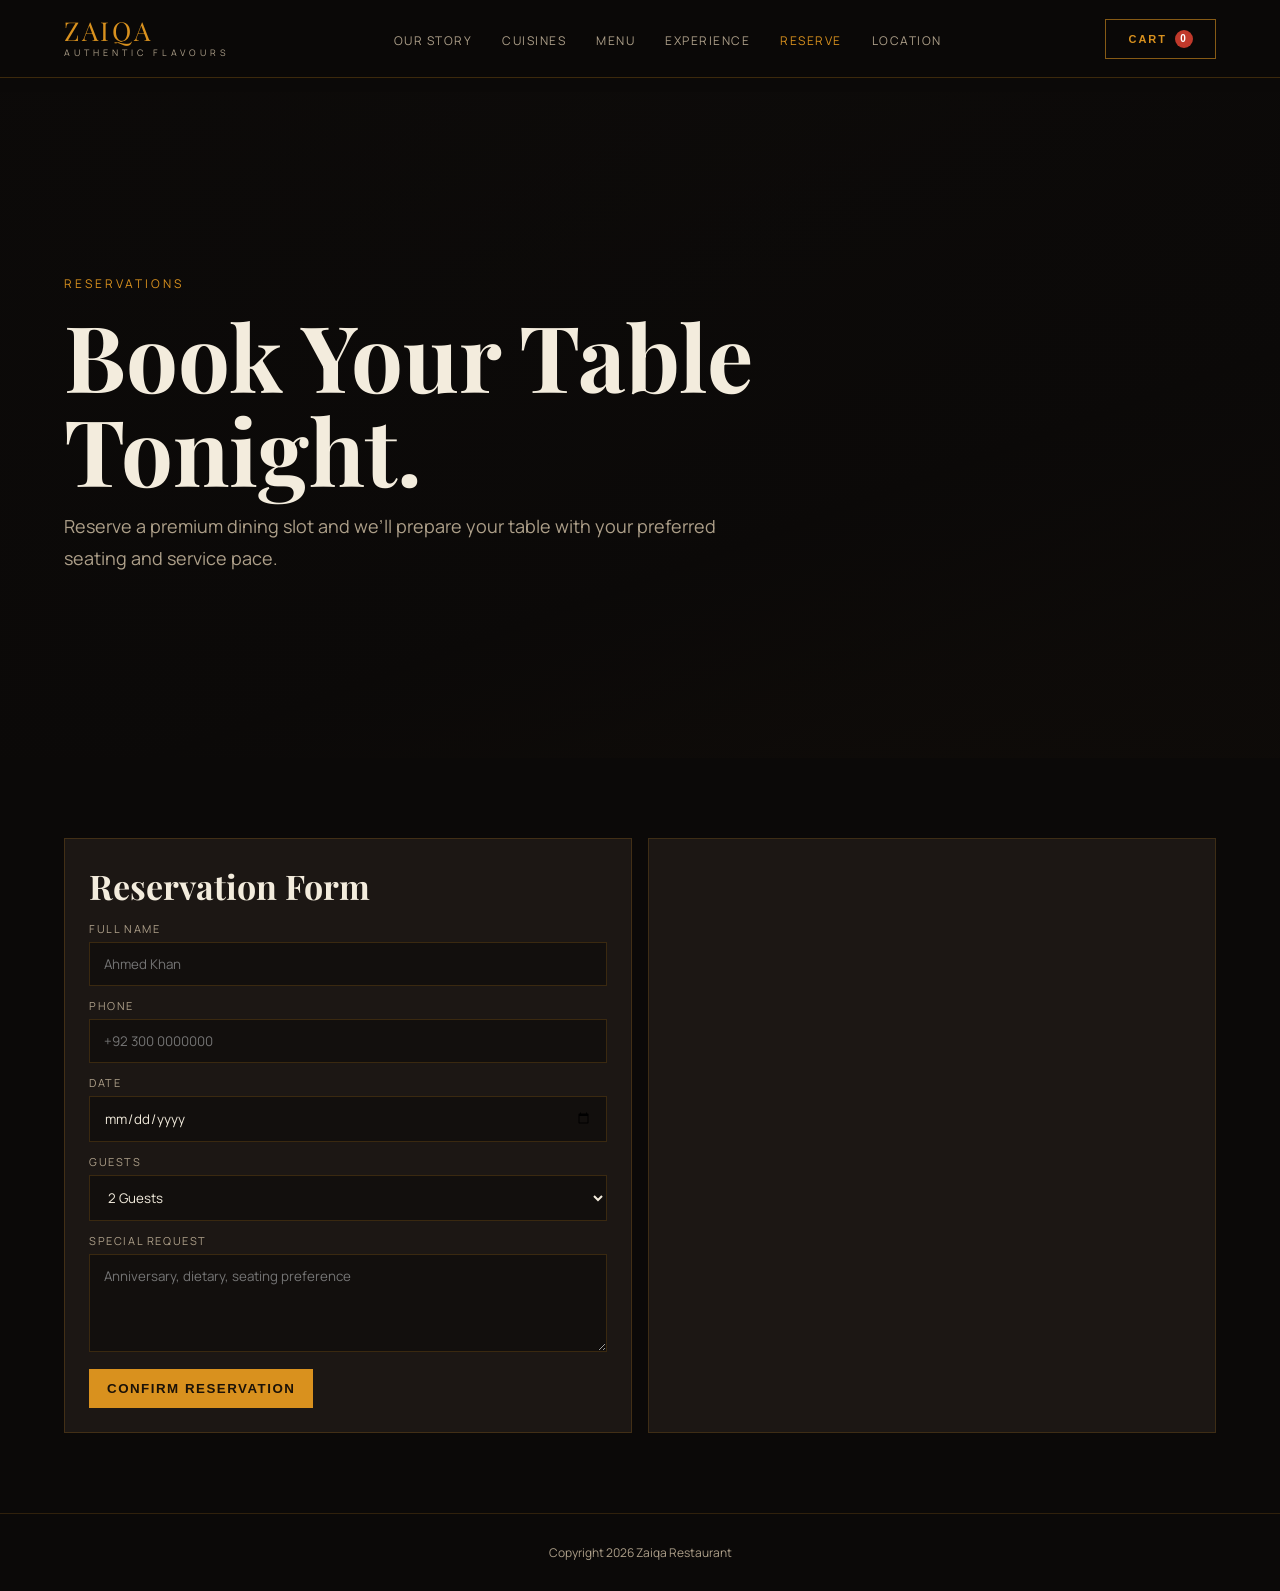
<file: reserve.html>
<!DOCTYPE html>
<html lang="en">
<head>
<meta charset="UTF-8">
<meta name="viewport" content="width=device-width, initial-scale=1.0">
<title>Reserve - Zaiqa</title>
<link rel="stylesheet" href="theme.css">
</head>
<body>
<nav id="mainNav">
  <a class="nav-logo-wrap" href="index.html">
    <div class="nav-logo">ZAIQA</div>
    <div class="nav-logo-sub">Authentic Flavours</div>
  </a>
  <button class="nav-toggle" id="navToggle" aria-label="Toggle navigation" aria-expanded="false">☰</button>
  <ul class="nav-links">
    <li><a href="our-story.html">Our Story</a></li>
    <li><a href="cuisines.html">Cuisines</a></li>
    <li><a href="menu.html">Menu</a></li>
    <li><a href="experience.html">Experience</a></li>
    <li><a class="active" href="reserve.html">Reserve</a></li>
    <li><a href="location.html">Location</a></li>
  </ul>
  <div class="nav-right">
    <button class="nav-cart" onclick="goToHomeCart()">
      Cart <span class="cart-count" id="cartCount">0</span>
    </button>
  </div>
</nav>
<main>
  <section class="page-hero">
    <div class="parallax-bg" style="background-image:url('https://images.unsplash.com/photo-1551218808-94e220e084d2?auto=format&fit=crop&w=1800&q=80')"></div>
    <div class="parallax-layer"></div>
    <div class="hero-inner reveal">
      <div class="eyebrow">Reservations</div>
      <h1>Book Your Table Tonight.</h1>
      <p class="hero-copy">Reserve a premium dining slot and we’ll prepare your table with your preferred seating and service pace.</p>
    </div>
  </section>

  <section class="section">
    <div class="wrap grid-2">
      <div class="form-card reveal-left">
        <h3 style="font-family:var(--serif);font-size:34px;margin-bottom:12px">Reservation Form</h3>
        <label>Full Name</label><input type="text" placeholder="Ahmed Khan">
        <label>Phone</label><input type="text" placeholder="+92 300 0000000">
        <label>Date</label><input type="date">
        <label>Guests</label><select><option>2 Guests</option><option>4 Guests</option><option>6 Guests</option><option>8+ Guests</option></select>
        <label>Special Request</label><textarea rows="4" placeholder="Anniversary, dietary, seating preference"></textarea>
        <button type="button">Confirm Reservation</button>
      </div>
      <article class="card reveal-right">
        <div class="card-media" style="height:100%;min-height:520px;background-image:url('https://images.unsplash.com/photo-1559339352-11d035aa65de?auto=format&fit=crop&w=1200&q=80')"></div>
      </article>
    </div>
  </section>
</main>
<footer>Copyright 2026 Zaiqa Restaurant</footer>
<script src="theme.js"></script>
</body>
</html>
</file>
<file: theme.css>
@import url('https://fonts.googleapis.com/css2?family=Playfair+Display:wght@500;700&family=Manrope:wght@400;500;700&display=swap');

*{margin:0;padding:0;box-sizing:border-box}
:root{
  --gold:#d9911e;
  --gold-soft:#e2ae56;
  --bg:#0b0908;
  --bg2:#14110f;
  --card:#1c1714;
  --text:#f3ecdd;
  --muted:#ad9f89;
  --serif:'Playfair Display',serif;
  --sans:'Manrope',sans-serif;
}
html{scroll-behavior:smooth}
body{font-family:var(--sans);background:var(--bg);color:var(--text);overflow-x:hidden}

::-webkit-scrollbar{width:7px}
::-webkit-scrollbar-track{background:#151210}
::-webkit-scrollbar-thumb{background:#6f4a18;border-radius:4px}

nav{position:fixed;top:0;left:0;width:100%;z-index:1000;padding:18px 5%;display:flex;justify-content:space-between;align-items:center;transition:all .35s;background:rgba(11,9,8,.97);backdrop-filter:blur(20px);border-bottom:1px solid rgba(217,145,30,.24)}
nav.scrolled{padding:12px 5%}
.nav-logo-wrap{display:flex;flex-direction:column;cursor:pointer;text-decoration:none}
.nav-logo{font-family:var(--serif);font-size:26px;color:var(--gold);letter-spacing:3px;line-height:1}
.nav-logo-sub{font-size:9px;letter-spacing:4px;color:var(--muted);text-transform:uppercase;margin-top:2px}
.nav-links{display:flex;gap:30px;list-style:none;align-items:center}
.nav-links a{color:var(--muted);text-decoration:none;font-size:12px;letter-spacing:1.5px;text-transform:uppercase;transition:color .3s}
.nav-links a:hover,.nav-links a.active{color:var(--gold)}
.nav-toggle{display:none;background:transparent;border:1px solid rgba(217,145,30,.45);color:var(--gold);padding:8px 10px;font-size:18px;line-height:1;cursor:pointer}

main{padding-top:92px}
.page-hero{min-height:74vh;position:relative;display:grid;align-items:center;padding:7vw 5%;background:linear-gradient(160deg,#14110f 0%,#0b0908 64%,#20160b 100%);overflow:hidden}
.parallax-bg{position:absolute;inset:0;background-size:cover;background-position:center;opacity:.34;filter:saturate(1.15)}
.parallax-layer{position:absolute;inset:0;background:linear-gradient(105deg,rgba(11,9,8,.92) 0%,rgba(11,9,8,.72) 55%,rgba(11,9,8,.88) 100%)}
.hero-inner{position:relative;z-index:2;max-width:820px}
.eyebrow{color:var(--gold);font-size:12px;text-transform:uppercase;letter-spacing:3px;margin-bottom:16px}
h1{font-family:var(--serif);font-size:clamp(44px,8vw,92px);line-height:1.02;margin-bottom:14px}
.hero-copy{max-width:700px;color:var(--muted);line-height:1.8;font-size:18px}

.section{padding:80px 5%}
.wrap{max-width:1220px;margin:0 auto}
.grid-2{display:grid;grid-template-columns:1fr 1fr;gap:16px}
.grid-3{display:grid;grid-template-columns:repeat(3,1fr);gap:16px}
.card{background:var(--card);border:1px solid rgba(217,145,30,.18);overflow:hidden}
.card-media{height:240px;background-size:cover;background-position:center;transform:scale(1.04);transition:transform .6s}
.card:hover .card-media{transform:scale(1.1)}
.card-body{padding:20px}
.card h3{font-family:var(--serif);font-size:28px;margin-bottom:8px}
.card p{color:var(--muted);line-height:1.7}

.gallery{display:grid;grid-template-columns:2fr 1fr 1fr;gap:8px}
.tile{min-height:250px;background-size:cover;background-position:center;position:relative}
.tile::after{content:'';position:absolute;inset:0;background:linear-gradient(180deg,transparent 38%,rgba(0,0,0,.55) 100%)}
.tile b{position:absolute;z-index:2;left:14px;bottom:14px;font-family:var(--serif);font-size:22px}

.form-card{background:var(--card);border:1px solid rgba(217,145,30,.2);padding:24px}
label{display:block;font-size:11px;letter-spacing:1.6px;text-transform:uppercase;color:var(--muted);margin-bottom:6px}
input,select,textarea{width:100%;margin-bottom:12px;background:#120f0d;border:1px solid rgba(217,145,30,.2);padding:12px 14px;color:var(--text);font-family:var(--sans)}
button{background:var(--gold);color:#1b1208;border:none;padding:12px 18px;font-weight:700;text-transform:uppercase;letter-spacing:1.5px;cursor:pointer}

.nav-right{display:flex;align-items:center;gap:16px}
.nav-cart{background:transparent;color:var(--gold);border:1px solid rgba(217,145,30,.6);padding:10px 22px;font-size:11px;letter-spacing:2px;text-transform:uppercase;cursor:pointer;transition:all .3s;font-weight:600;display:flex;align-items:center;gap:8px}
.nav-cart:hover{background:rgba(217,145,30,.13);transform:translateY(-1px)}
.cart-count{background:#c0392b;color:#fff;border-radius:50%;width:18px;height:18px;font-size:10px;display:inline-flex;align-items:center;justify-content:center;font-weight:700}

.reveal{opacity:0;transform:translateY(28px);transition:opacity .8s,transform .8s}
.reveal.visible{opacity:1;transform:translateY(0)}
.reveal-left{opacity:0;transform:translateX(-28px);transition:opacity .8s,transform .8s}
.reveal-left.visible{opacity:1;transform:translateX(0)}
.reveal-right{opacity:0;transform:translateX(28px);transition:opacity .8s,transform .8s}
.reveal-right.visible{opacity:1;transform:translateX(0)}
.reveal-scale{opacity:0;transform:scale(.94);transition:opacity .8s,transform .8s}
.reveal-scale.visible{opacity:1;transform:scale(1)}

.location-page{padding:88px 5% 92px;background:var(--bg2)}
.loc-inner{max-width:1220px;margin:0 auto;display:grid;grid-template-columns:1.15fr 1fr;gap:64px;align-items:center}
.section-eyebrow{font-size:11px;letter-spacing:5px;text-transform:uppercase;color:var(--gold);margin-bottom:14px}
.section-divider{width:60px;height:2px;background:linear-gradient(var(--gold),var(--gold-soft));margin-bottom:32px}
.loc-title{font-family:var(--serif);font-size:clamp(40px,5vw,64px);line-height:1.06;margin-bottom:24px}
.loc-details{display:flex;flex-direction:column;gap:16px}
.ld-block{display:flex;gap:16px;background:#191411;border-left:2px solid var(--gold);padding:22px}
.ld-icon{font-size:18px;line-height:1.1}
.ld-title{font-size:10px;letter-spacing:2px;text-transform:uppercase;color:var(--gold);margin-bottom:6px}
.ld-text{color:var(--muted);line-height:1.7;font-size:14px}

.map-box{position:relative;min-height:500px;background:#17120f;border:1px solid rgba(217,145,30,.2);overflow:hidden}
.map-bg-grid{position:absolute;inset:0;background-image:linear-gradient(rgba(217,145,30,.08) 1px,transparent 1px),linear-gradient(90deg,rgba(217,145,30,.08) 1px,transparent 1px);background-size:44px 44px}
.map-rings{position:absolute;top:48%;left:54%;transform:translate(-50%,-50%)}
.ring{position:absolute;border-radius:50%;border:1px solid rgba(217,145,30,.18);transform:translate(-50%,-50%)}
.ring1{width:110px;height:110px}
.ring2{width:270px;height:270px}
.ring3{width:430px;height:430px}
.map-pin-icon{position:absolute;top:48%;left:54%;transform:translate(-50%,-50%);font-size:36px;z-index:2}
.map-embed{position:absolute;inset:0;width:100%;height:100%;border:0;filter:saturate(.9) contrast(.95) brightness(.82)}

.map-label{position:absolute;z-index:2;bottom:22px;left:50%;transform:translateX(-50%);background:#0f0c0a;border:1px solid rgba(217,145,30,.35)}
.map-label-text{padding:12px 18px}
.map-label-name{font-family:var(--serif);font-size:22px;line-height:1.1}
.map-label-addr{font-size:12px;color:var(--muted);margin-top:4px}
.btn-map-open{position:absolute;z-index:2;bottom:22px;right:22px;background:var(--gold);color:#fff;border:none;padding:13px 20px;font-size:10px;letter-spacing:2px;text-transform:uppercase;cursor:pointer;font-weight:700;transition:background .25s}
.btn-map-open:hover{background:var(--gold-soft)}

footer{padding:30px 5%;text-align:center;border-top:1px solid rgba(217,145,30,.18);color:var(--muted);font-size:12px}

@media (max-width:1000px){
  .grid-2,.grid-3,.gallery{grid-template-columns:1fr 1fr}
  .loc-inner{grid-template-columns:1fr;gap:28px}
  .map-box{min-height:430px}
}
@media (max-width:720px){
  nav{padding:12px 5%;flex-wrap:wrap;gap:10px}
  main{padding-top:90px}
  .nav-toggle{display:flex;align-items:center;justify-content:center;margin-left:auto}
  .nav-links,.nav-right{display:none;width:100%}
  nav.open .nav-links{display:flex;flex-direction:column;align-items:flex-start;gap:12px;padding-top:8px}
  nav.open .nav-right{display:flex;justify-content:flex-start}
  .nav-links a{font-size:11px;letter-spacing:1.3px}
  .nav-cart{padding:8px 14px;font-size:10px;letter-spacing:1.4px}
  .grid-2,.grid-3,.gallery{grid-template-columns:1fr}
  .card-media{height:210px}
  .location-page{padding:56px 5% 72px}
  .loc-title{font-size:44px}
  .ld-block{padding:18px}
  .map-box{min-height:350px}
  .map-label{width:calc(100% - 140px);left:12px;transform:none}
  .map-label-text{padding:10px 14px}
  .map-label-name{font-size:18px}
  .btn-map-open{right:12px;bottom:12px;padding:11px 12px;font-size:9px;letter-spacing:1.4px}
}
</file>
